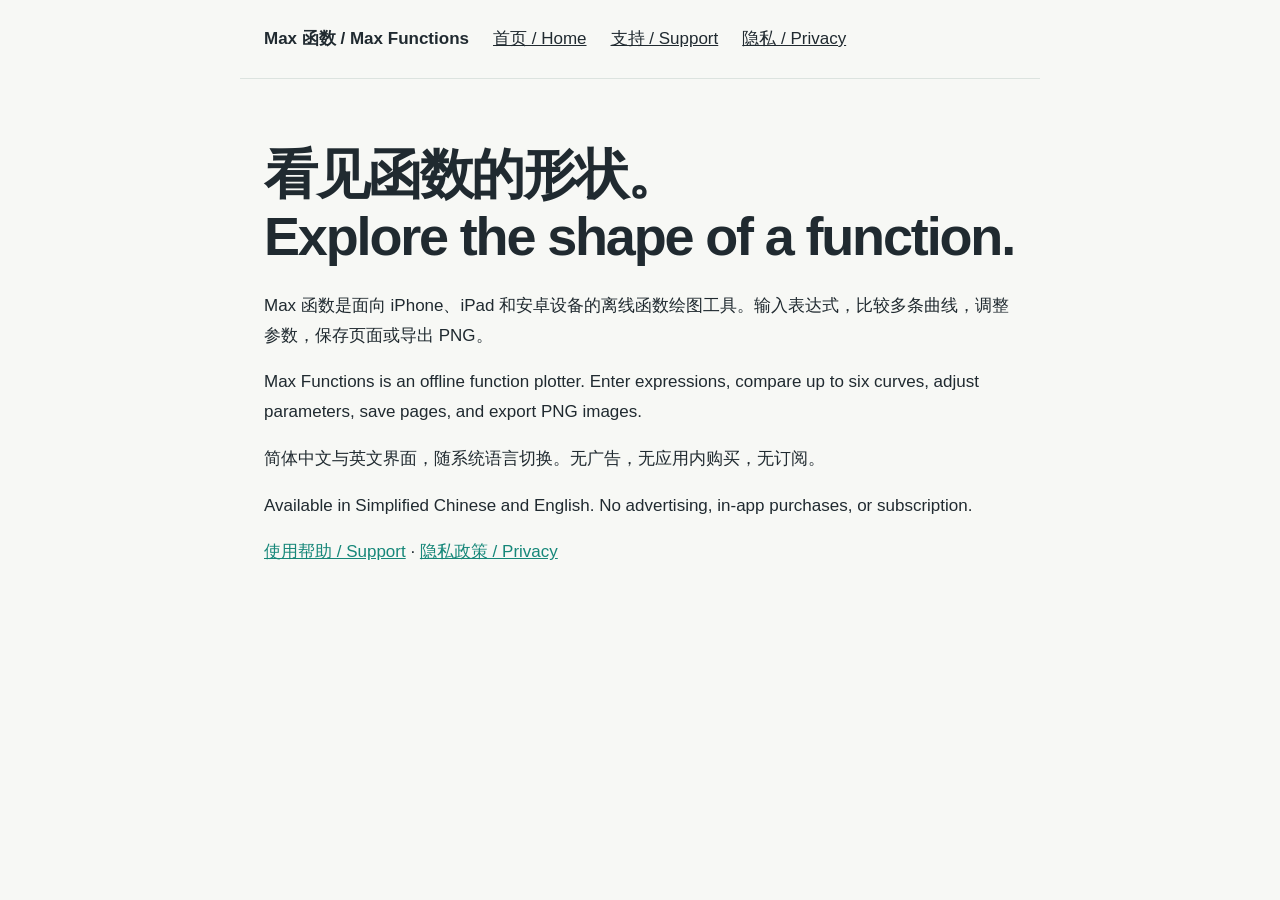
<file: index.html>
<!doctype html><html lang="zh-Hans"><meta charset="utf-8"><meta name="viewport" content="width=device-width,initial-scale=1"><title>Max 函数 · Max Functions</title><link rel="stylesheet" href="style.css"><header><strong>Max 函数 / Max Functions</strong><a href="index.html">首页 / Home</a><a href="support.html">支持 / Support</a><a href="privacy.html">隐私 / Privacy</a></header><main><h1>看见函数的形状。<br>Explore the shape of a function.</h1>
<p>Max 函数是面向 iPhone、iPad 和安卓设备的离线函数绘图工具。输入表达式，比较多条曲线，调整参数，保存页面或导出 PNG。</p>
<p>Max Functions is an offline function plotter. Enter expressions, compare up to six curves, adjust parameters, save pages, and export PNG images.</p>
<p>简体中文与英文界面，随系统语言切换。无广告，无应用内购买，无订阅。</p><p>Available in Simplified Chinese and English. No advertising, in-app purchases, or subscription.</p>
<p><a href="support.html">使用帮助 / Support</a> · <a href="privacy.html">隐私政策 / Privacy</a></p></main></html>
</file>
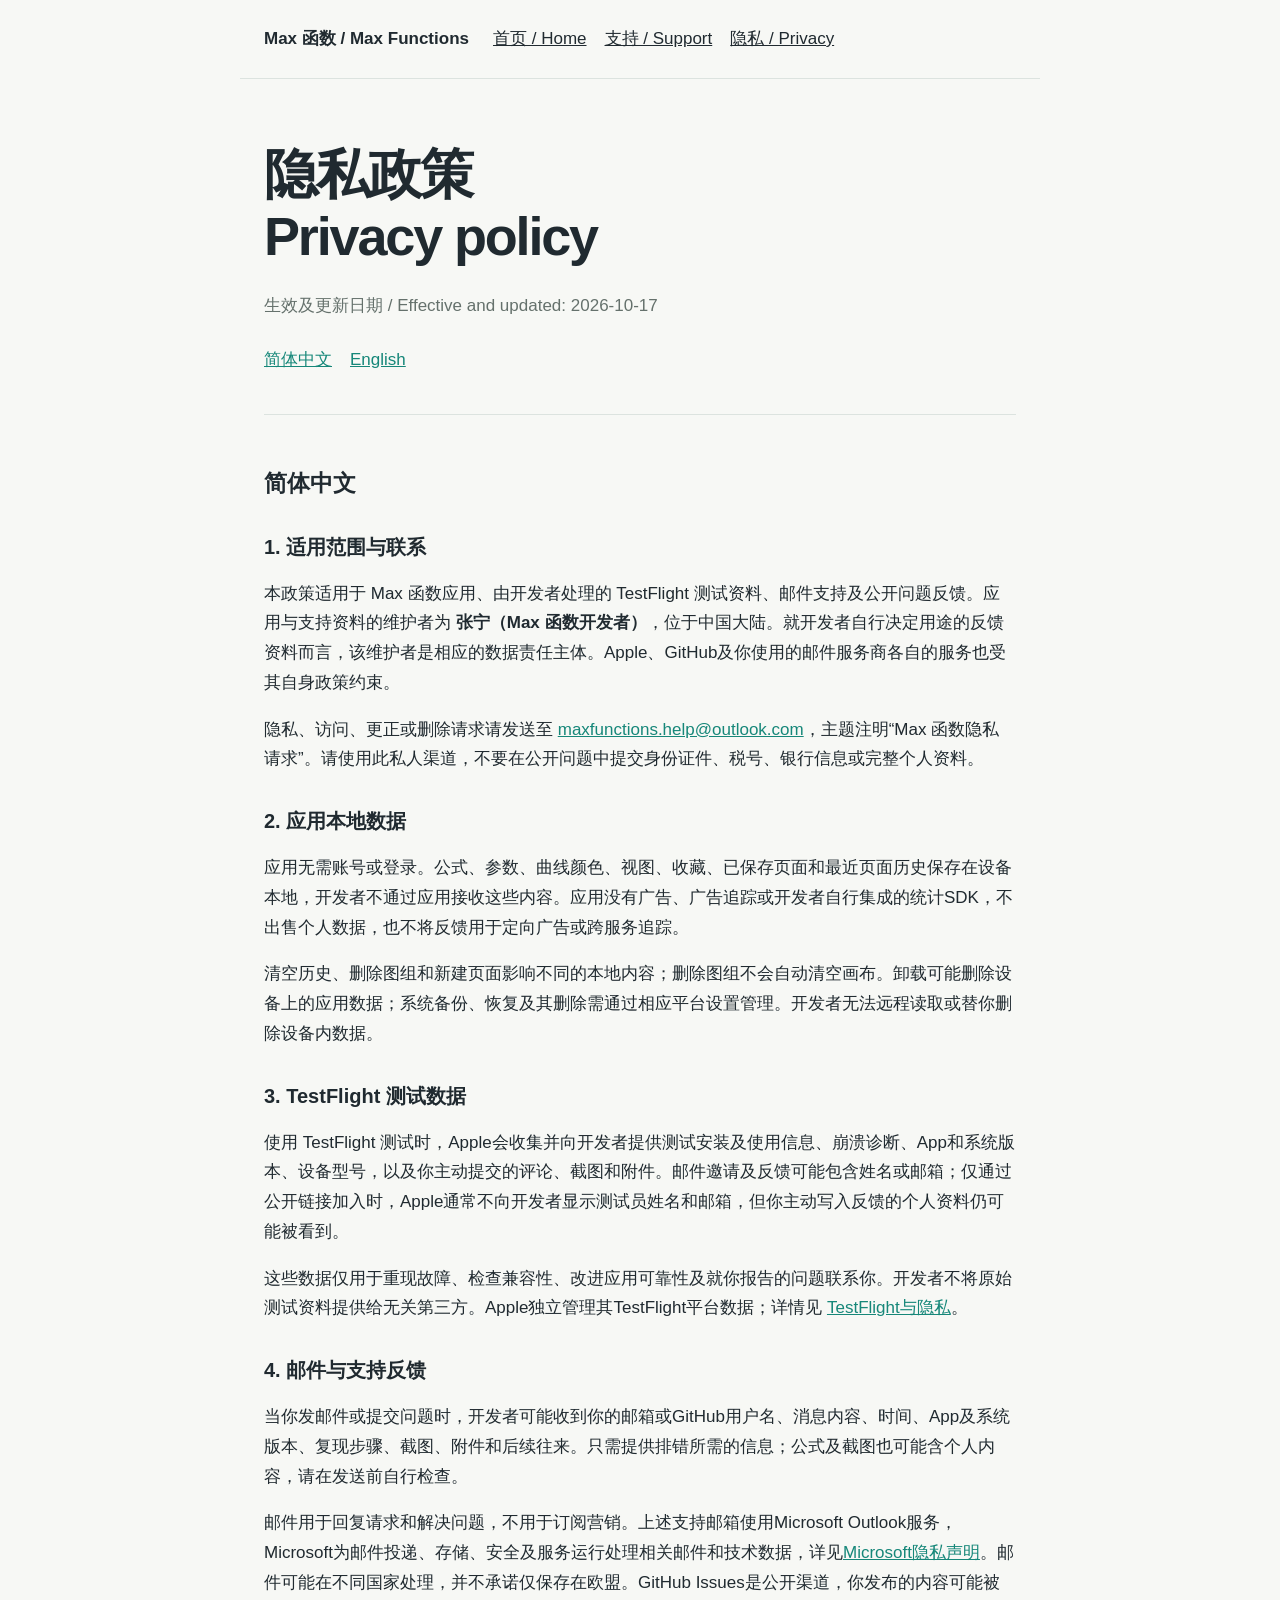
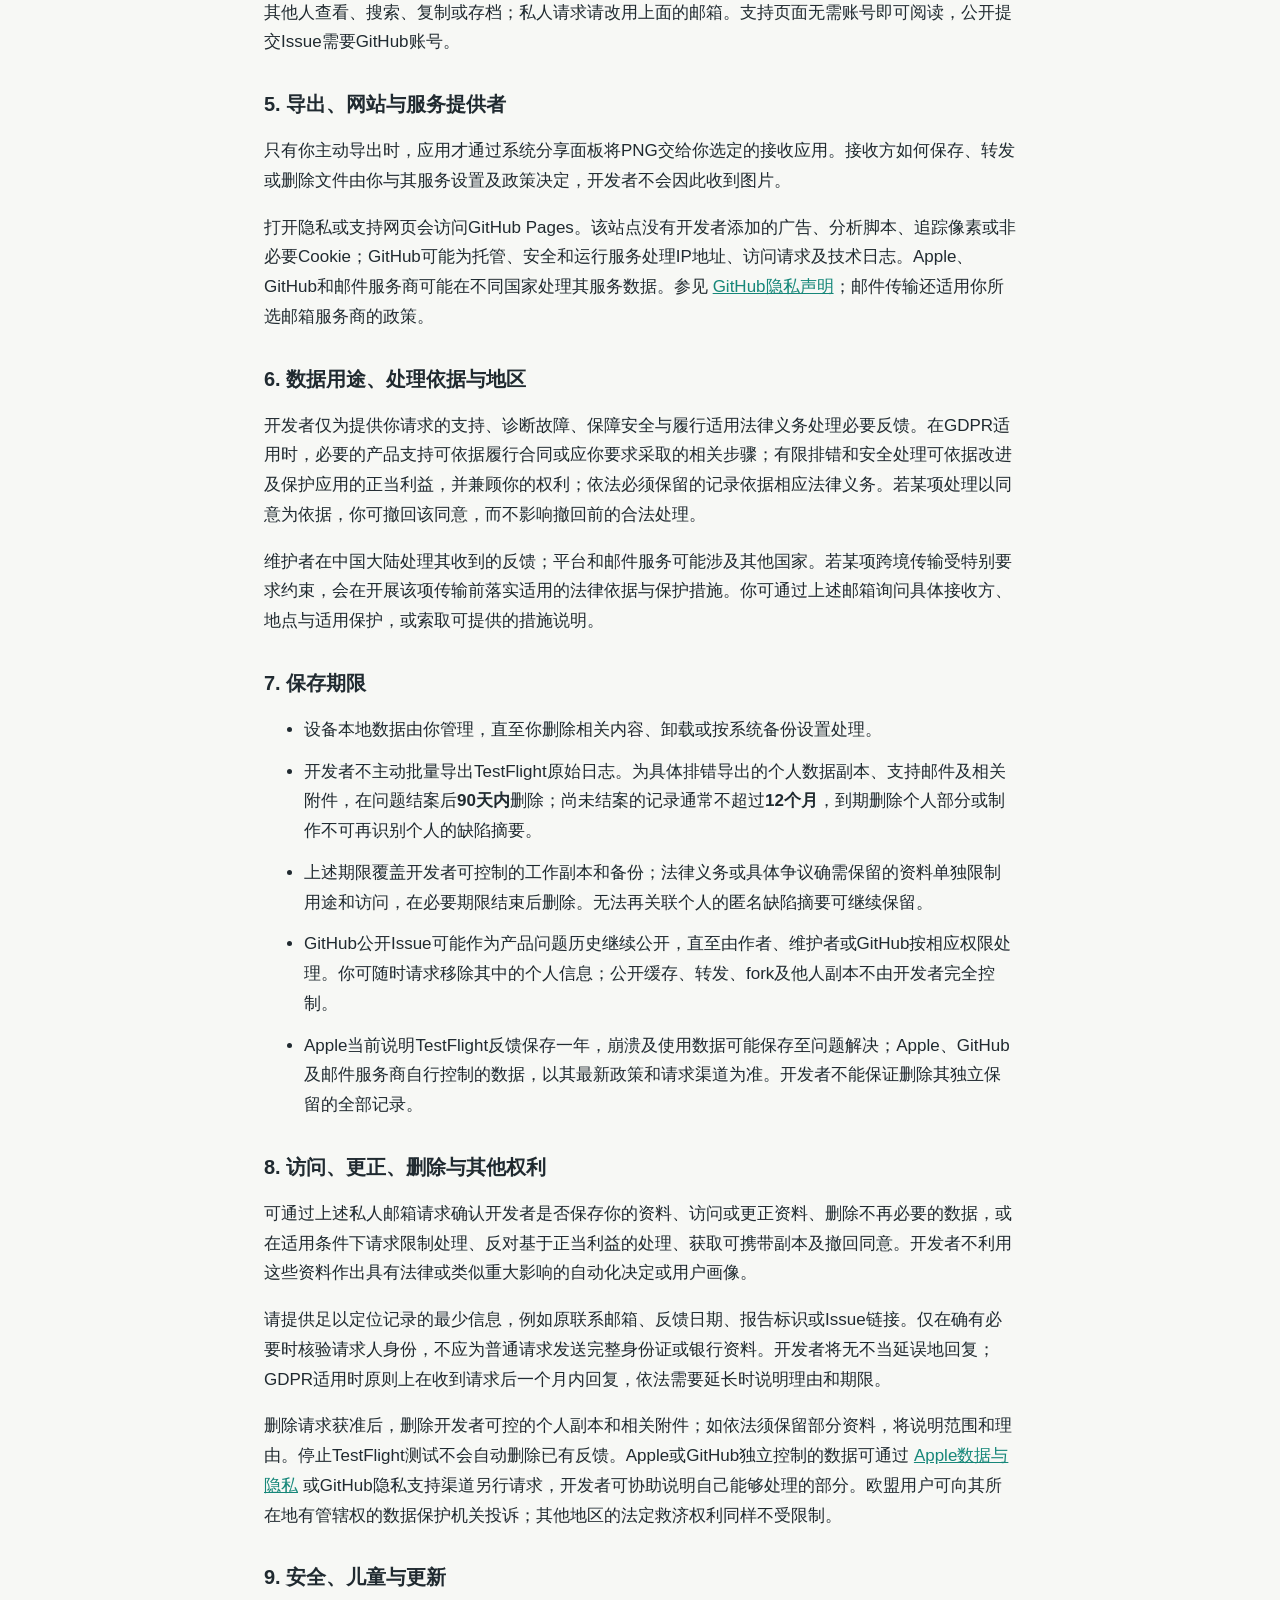
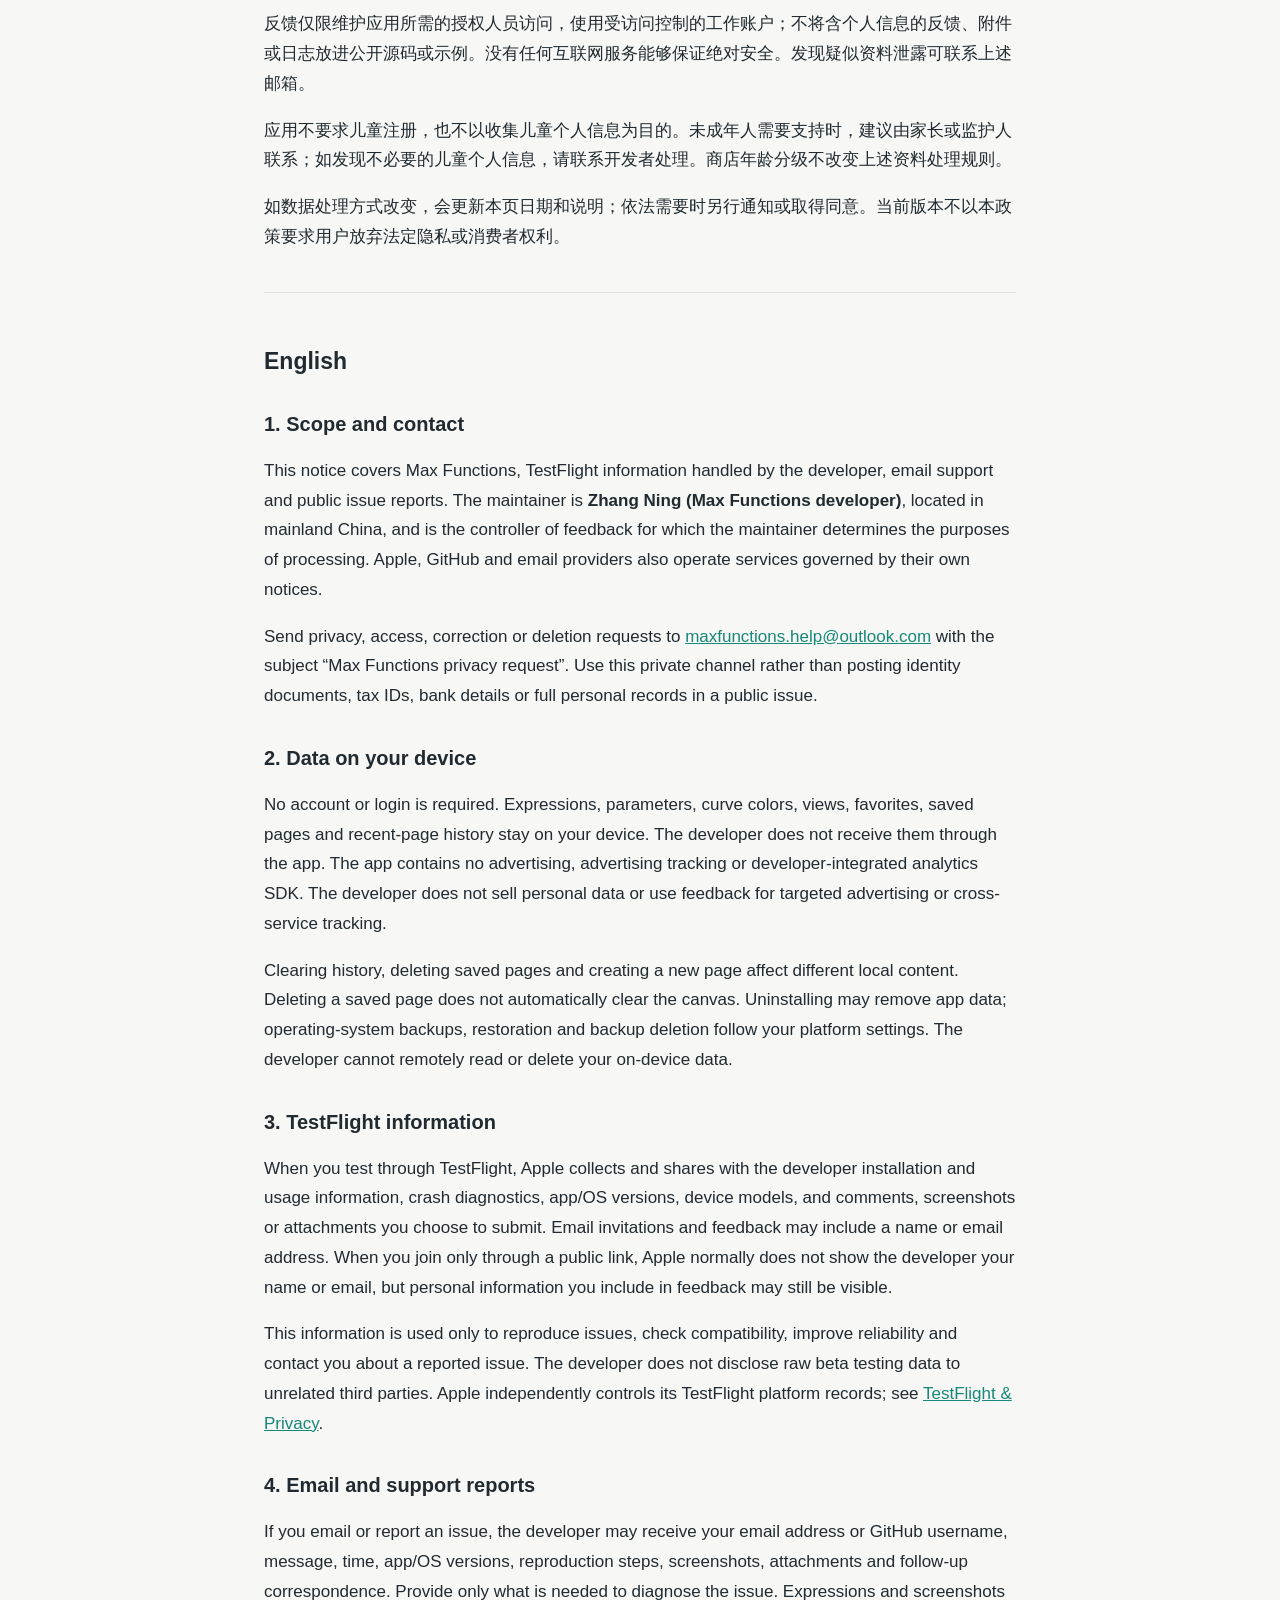
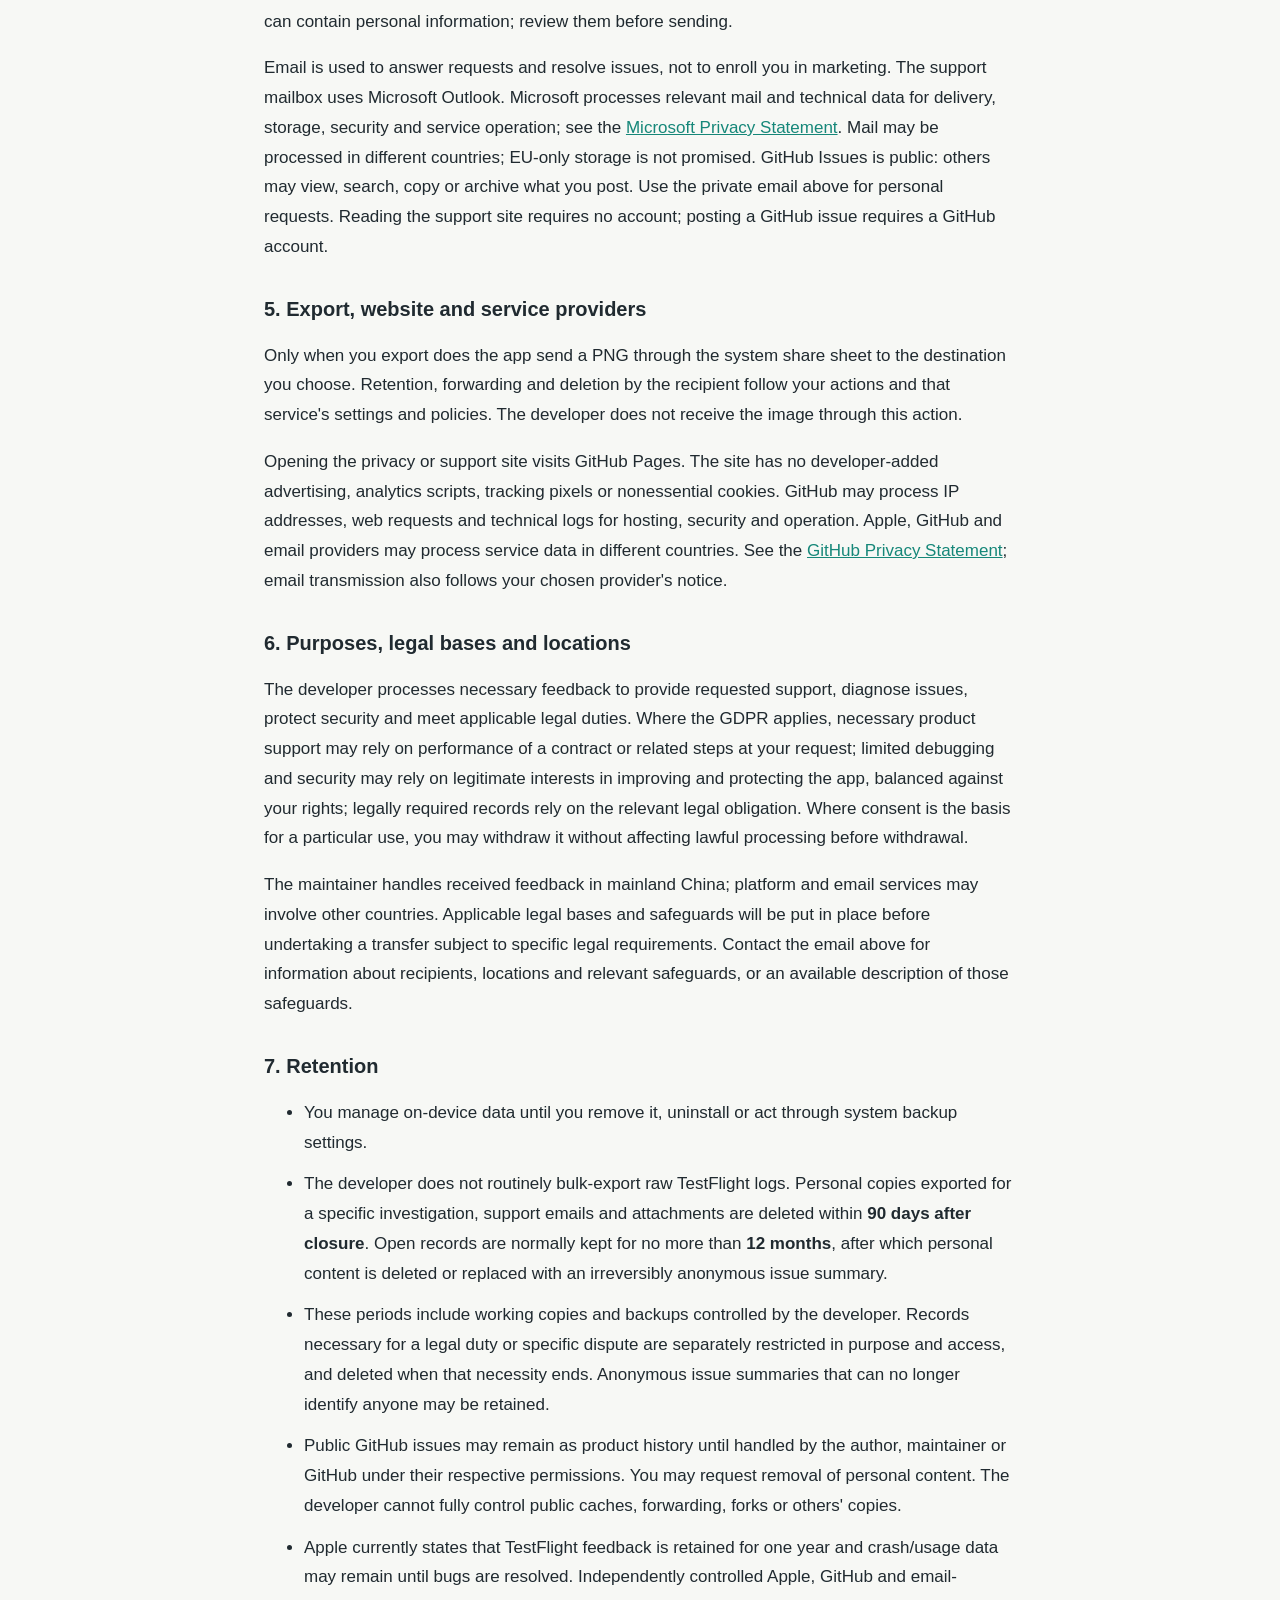
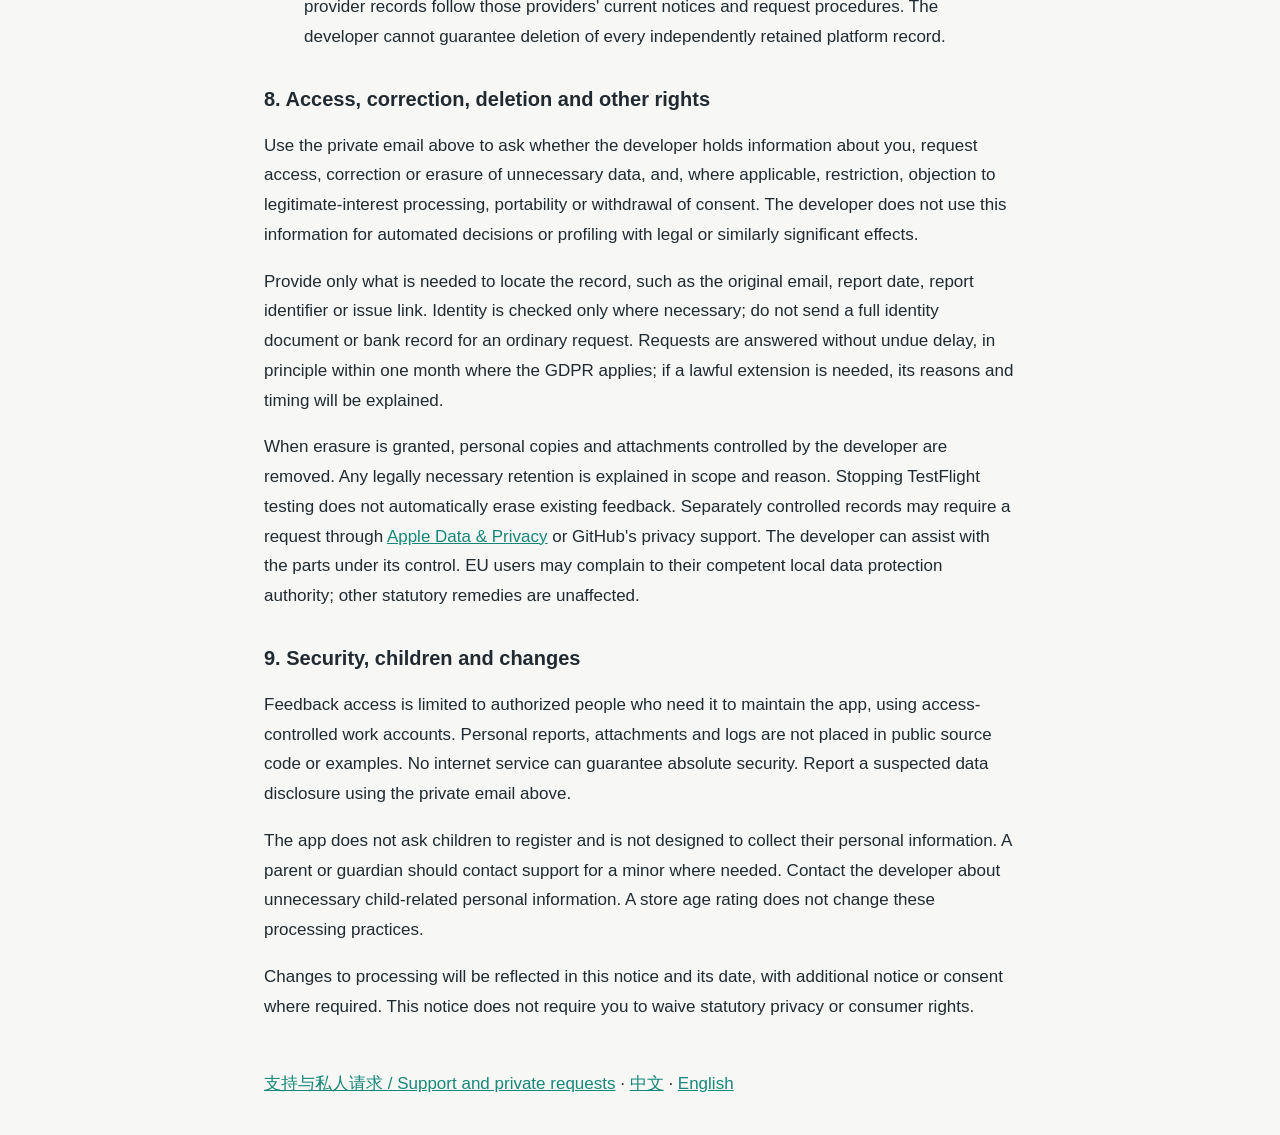
<file: privacy.html>
<!doctype html>
<html lang="zh-Hans">
<head><meta charset="utf-8"><meta name="viewport" content="width=device-width,initial-scale=1">
<meta name="description" content="Max 函数中英文隐私政策：本地数据、TestFlight、邮件与支持反馈的使用、保存和删除。">
<title>隐私政策 · Privacy policy · Max Functions</title><link rel="stylesheet" href="style.css"></head>
<body><header><strong>Max 函数 / Max Functions</strong><nav aria-label="网站导航 / Site navigation">
<a href="index.html">首页 / Home</a><a href="support.html">支持 / Support</a><a href="privacy.html" aria-current="page">隐私 / Privacy</a>
</nav></header><main>
<h1>隐私政策<br>Privacy policy</h1><p class="meta">生效及更新日期 / Effective and updated: <time datetime="2026-10-17">2026-10-17</time></p>

<nav class="language-nav" aria-label="政策语言 / Policy language"><a href="#zh">简体中文</a><a href="#en" lang="en">English</a></nav>
<section id="zh" lang="zh-Hans" aria-labelledby="zh-title"><h2 id="zh-title">简体中文</h2>
<h3>1. 适用范围与联系</h3>
<p>本政策适用于 Max 函数应用、由开发者处理的 TestFlight 测试资料、邮件支持及公开问题反馈。应用与支持资料的维护者为 <strong>张宁（Max 函数开发者）</strong>，位于中国大陆。就开发者自行决定用途的反馈资料而言，该维护者是相应的数据责任主体。Apple、GitHub及你使用的邮件服务商各自的服务也受其自身政策约束。</p>
<p>隐私、访问、更正或删除请求请发送至 <a href="mailto:maxfunctions.help@outlook.com">maxfunctions.help@outlook.com</a>，主题注明“Max 函数隐私请求”。请使用此私人渠道，不要在公开问题中提交身份证件、税号、银行信息或完整个人资料。</p>
<h3>2. 应用本地数据</h3>
<p>应用无需账号或登录。公式、参数、曲线颜色、视图、收藏、已保存页面和最近页面历史保存在设备本地，开发者不通过应用接收这些内容。应用没有广告、广告追踪或开发者自行集成的统计SDK，不出售个人数据，也不将反馈用于定向广告或跨服务追踪。</p>
<p>清空历史、删除图组和新建页面影响不同的本地内容；删除图组不会自动清空画布。卸载可能删除设备上的应用数据；系统备份、恢复及其删除需通过相应平台设置管理。开发者无法远程读取或替你删除设备内数据。</p>
<h3>3. TestFlight 测试数据</h3>
<p>使用 TestFlight 测试时，Apple会收集并向开发者提供测试安装及使用信息、崩溃诊断、App和系统版本、设备型号，以及你主动提交的评论、截图和附件。邮件邀请及反馈可能包含姓名或邮箱；仅通过公开链接加入时，Apple通常不向开发者显示测试员姓名和邮箱，但你主动写入反馈的个人资料仍可能被看到。</p>
<p>这些数据仅用于重现故障、检查兼容性、改进应用可靠性及就你报告的问题联系你。开发者不将原始测试资料提供给无关第三方。Apple独立管理其TestFlight平台数据；详情见 <a href="https://www.apple.com/legal/privacy/data/en/test-flight/">TestFlight与隐私</a>。</p>
<h3>4. 邮件与支持反馈</h3>
<p>当你发邮件或提交问题时，开发者可能收到你的邮箱或GitHub用户名、消息内容、时间、App及系统版本、复现步骤、截图、附件和后续往来。只需提供排错所需的信息；公式及截图也可能含个人内容，请在发送前自行检查。</p>
<p>邮件用于回复请求和解决问题，不用于订阅营销。上述支持邮箱使用Microsoft Outlook服务，Microsoft为邮件投递、存储、安全及服务运行处理相关邮件和技术数据，详见<a href="https://www.microsoft.com/en-us/privacy/privacystatement">Microsoft隐私声明</a>。邮件可能在不同国家处理，并不承诺仅保存在欧盟。GitHub Issues是公开渠道，你发布的内容可能被其他人查看、搜索、复制或存档；私人请求请改用上面的邮箱。支持页面无需账号即可阅读，公开提交Issue需要GitHub账号。</p>
<h3>5. 导出、网站与服务提供者</h3>
<p>只有你主动导出时，应用才通过系统分享面板将PNG交给你选定的接收应用。接收方如何保存、转发或删除文件由你与其服务设置及政策决定，开发者不会因此收到图片。</p>
<p>打开隐私或支持网页会访问GitHub Pages。该站点没有开发者添加的广告、分析脚本、追踪像素或非必要Cookie；GitHub可能为托管、安全和运行服务处理IP地址、访问请求及技术日志。Apple、GitHub和邮件服务商可能在不同国家处理其服务数据。参见 <a href="https://docs.github.com/en/site-policy/privacy-policies/github-general-privacy-statement">GitHub隐私声明</a>；邮件传输还适用你所选邮箱服务商的政策。</p>
<h3>6. 数据用途、处理依据与地区</h3>
<p>开发者仅为提供你请求的支持、诊断故障、保障安全与履行适用法律义务处理必要反馈。在GDPR适用时，必要的产品支持可依据履行合同或应你要求采取的相关步骤；有限排错和安全处理可依据改进及保护应用的正当利益，并兼顾你的权利；依法必须保留的记录依据相应法律义务。若某项处理以同意为依据，你可撤回该同意，而不影响撤回前的合法处理。</p>
<p>维护者在中国大陆处理其收到的反馈；平台和邮件服务可能涉及其他国家。若某项跨境传输受特别要求约束，会在开展该项传输前落实适用的法律依据与保护措施。你可通过上述邮箱询问具体接收方、地点与适用保护，或索取可提供的措施说明。</p>
<h3>7. 保存期限</h3>
<ul><li>设备本地数据由你管理，直至你删除相关内容、卸载或按系统备份设置处理。</li>
<li>开发者不主动批量导出TestFlight原始日志。为具体排错导出的个人数据副本、支持邮件及相关附件，在问题结案后<strong>90天内</strong>删除；尚未结案的记录通常不超过<strong>12个月</strong>，到期删除个人部分或制作不可再识别个人的缺陷摘要。</li>
<li>上述期限覆盖开发者可控制的工作副本和备份；法律义务或具体争议确需保留的资料单独限制用途和访问，在必要期限结束后删除。无法再关联个人的匿名缺陷摘要可继续保留。</li>
<li>GitHub公开Issue可能作为产品问题历史继续公开，直至由作者、维护者或GitHub按相应权限处理。你可随时请求移除其中的个人信息；公开缓存、转发、fork及他人副本不由开发者完全控制。</li>
<li>Apple当前说明TestFlight反馈保存一年，崩溃及使用数据可能保存至问题解决；Apple、GitHub及邮件服务商自行控制的数据，以其最新政策和请求渠道为准。开发者不能保证删除其独立保留的全部记录。</li></ul>
<h3>8. 访问、更正、删除与其他权利</h3>
<p>可通过上述私人邮箱请求确认开发者是否保存你的资料、访问或更正资料、删除不再必要的数据，或在适用条件下请求限制处理、反对基于正当利益的处理、获取可携带副本及撤回同意。开发者不利用这些资料作出具有法律或类似重大影响的自动化决定或用户画像。</p>
<p>请提供足以定位记录的最少信息，例如原联系邮箱、反馈日期、报告标识或Issue链接。仅在确有必要时核验请求人身份，不应为普通请求发送完整身份证或银行资料。开发者将无不当延误地回复；GDPR适用时原则上在收到请求后一个月内回复，依法需要延长时说明理由和期限。</p>
<p>删除请求获准后，删除开发者可控的个人副本和相关附件；如依法须保留部分资料，将说明范围和理由。停止TestFlight测试不会自动删除已有反馈。Apple或GitHub独立控制的数据可通过 <a href="https://privacy.apple.com/">Apple数据与隐私</a> 或GitHub隐私支持渠道另行请求，开发者可协助说明自己能够处理的部分。欧盟用户可向其所在地有管辖权的数据保护机关投诉；其他地区的法定救济权利同样不受限制。</p>
<h3>9. 安全、儿童与更新</h3>
<p>反馈仅限维护应用所需的授权人员访问，使用受访问控制的工作账户；不将含个人信息的反馈、附件或日志放进公开源码或示例。没有任何互联网服务能够保证绝对安全。发现疑似资料泄露可联系上述邮箱。</p>
<p>应用不要求儿童注册，也不以收集儿童个人信息为目的。未成年人需要支持时，建议由家长或监护人联系；如发现不必要的儿童个人信息，请联系开发者处理。商店年龄分级不改变上述资料处理规则。</p>
<p>如数据处理方式改变，会更新本页日期和说明；依法需要时另行通知或取得同意。当前版本不以本政策要求用户放弃法定隐私或消费者权利。</p>
</section>
<section id="en" lang="en" aria-labelledby="en-title"><h2 id="en-title">English</h2>
<h3>1. Scope and contact</h3>
<p>This notice covers Max Functions, TestFlight information handled by the developer, email support and public issue reports. The maintainer is <strong>Zhang Ning (Max Functions developer)</strong>, located in mainland China, and is the controller of feedback for which the maintainer determines the purposes of processing. Apple, GitHub and email providers also operate services governed by their own notices.</p>
<p>Send privacy, access, correction or deletion requests to <a href="mailto:maxfunctions.help@outlook.com">maxfunctions.help@outlook.com</a> with the subject “Max Functions privacy request”. Use this private channel rather than posting identity documents, tax IDs, bank details or full personal records in a public issue.</p>
<h3>2. Data on your device</h3>
<p>No account or login is required. Expressions, parameters, curve colors, views, favorites, saved pages and recent-page history stay on your device. The developer does not receive them through the app. The app contains no advertising, advertising tracking or developer-integrated analytics SDK. The developer does not sell personal data or use feedback for targeted advertising or cross-service tracking.</p>
<p>Clearing history, deleting saved pages and creating a new page affect different local content. Deleting a saved page does not automatically clear the canvas. Uninstalling may remove app data; operating-system backups, restoration and backup deletion follow your platform settings. The developer cannot remotely read or delete your on-device data.</p>
<h3>3. TestFlight information</h3>
<p>When you test through TestFlight, Apple collects and shares with the developer installation and usage information, crash diagnostics, app/OS versions, device models, and comments, screenshots or attachments you choose to submit. Email invitations and feedback may include a name or email address. When you join only through a public link, Apple normally does not show the developer your name or email, but personal information you include in feedback may still be visible.</p>
<p>This information is used only to reproduce issues, check compatibility, improve reliability and contact you about a reported issue. The developer does not disclose raw beta testing data to unrelated third parties. Apple independently controls its TestFlight platform records; see <a href="https://www.apple.com/legal/privacy/data/en/test-flight/">TestFlight &amp; Privacy</a>.</p>
<h3>4. Email and support reports</h3>
<p>If you email or report an issue, the developer may receive your email address or GitHub username, message, time, app/OS versions, reproduction steps, screenshots, attachments and follow-up correspondence. Provide only what is needed to diagnose the issue. Expressions and screenshots can contain personal information; review them before sending.</p>
<p>Email is used to answer requests and resolve issues, not to enroll you in marketing. The support mailbox uses Microsoft Outlook. Microsoft processes relevant mail and technical data for delivery, storage, security and service operation; see the <a href="https://www.microsoft.com/en-us/privacy/privacystatement">Microsoft Privacy Statement</a>. Mail may be processed in different countries; EU-only storage is not promised. GitHub Issues is public: others may view, search, copy or archive what you post. Use the private email above for personal requests. Reading the support site requires no account; posting a GitHub issue requires a GitHub account.</p>
<h3>5. Export, website and service providers</h3>
<p>Only when you export does the app send a PNG through the system share sheet to the destination you choose. Retention, forwarding and deletion by the recipient follow your actions and that service's settings and policies. The developer does not receive the image through this action.</p>
<p>Opening the privacy or support site visits GitHub Pages. The site has no developer-added advertising, analytics scripts, tracking pixels or nonessential cookies. GitHub may process IP addresses, web requests and technical logs for hosting, security and operation. Apple, GitHub and email providers may process service data in different countries. See the <a href="https://docs.github.com/en/site-policy/privacy-policies/github-general-privacy-statement">GitHub Privacy Statement</a>; email transmission also follows your chosen provider's notice.</p>
<h3>6. Purposes, legal bases and locations</h3>
<p>The developer processes necessary feedback to provide requested support, diagnose issues, protect security and meet applicable legal duties. Where the GDPR applies, necessary product support may rely on performance of a contract or related steps at your request; limited debugging and security may rely on legitimate interests in improving and protecting the app, balanced against your rights; legally required records rely on the relevant legal obligation. Where consent is the basis for a particular use, you may withdraw it without affecting lawful processing before withdrawal.</p>
<p>The maintainer handles received feedback in mainland China; platform and email services may involve other countries. Applicable legal bases and safeguards will be put in place before undertaking a transfer subject to specific legal requirements. Contact the email above for information about recipients, locations and relevant safeguards, or an available description of those safeguards.</p>
<h3>7. Retention</h3>
<ul><li>You manage on-device data until you remove it, uninstall or act through system backup settings.</li>
<li>The developer does not routinely bulk-export raw TestFlight logs. Personal copies exported for a specific investigation, support emails and attachments are deleted within <strong>90 days after closure</strong>. Open records are normally kept for no more than <strong>12 months</strong>, after which personal content is deleted or replaced with an irreversibly anonymous issue summary.</li>
<li>These periods include working copies and backups controlled by the developer. Records necessary for a legal duty or specific dispute are separately restricted in purpose and access, and deleted when that necessity ends. Anonymous issue summaries that can no longer identify anyone may be retained.</li>
<li>Public GitHub issues may remain as product history until handled by the author, maintainer or GitHub under their respective permissions. You may request removal of personal content. The developer cannot fully control public caches, forwarding, forks or others' copies.</li>
<li>Apple currently states that TestFlight feedback is retained for one year and crash/usage data may remain until bugs are resolved. Independently controlled Apple, GitHub and email-provider records follow those providers' current notices and request procedures. The developer cannot guarantee deletion of every independently retained platform record.</li></ul>
<h3>8. Access, correction, deletion and other rights</h3>
<p>Use the private email above to ask whether the developer holds information about you, request access, correction or erasure of unnecessary data, and, where applicable, restriction, objection to legitimate-interest processing, portability or withdrawal of consent. The developer does not use this information for automated decisions or profiling with legal or similarly significant effects.</p>
<p>Provide only what is needed to locate the record, such as the original email, report date, report identifier or issue link. Identity is checked only where necessary; do not send a full identity document or bank record for an ordinary request. Requests are answered without undue delay, in principle within one month where the GDPR applies; if a lawful extension is needed, its reasons and timing will be explained.</p>
<p>When erasure is granted, personal copies and attachments controlled by the developer are removed. Any legally necessary retention is explained in scope and reason. Stopping TestFlight testing does not automatically erase existing feedback. Separately controlled records may require a request through <a href="https://privacy.apple.com/">Apple Data &amp; Privacy</a> or GitHub's privacy support. The developer can assist with the parts under its control. EU users may complain to their competent local data protection authority; other statutory remedies are unaffected.</p>
<h3>9. Security, children and changes</h3>
<p>Feedback access is limited to authorized people who need it to maintain the app, using access-controlled work accounts. Personal reports, attachments and logs are not placed in public source code or examples. No internet service can guarantee absolute security. Report a suspected data disclosure using the private email above.</p>
<p>The app does not ask children to register and is not designed to collect their personal information. A parent or guardian should contact support for a minor where needed. Contact the developer about unnecessary child-related personal information. A store age rating does not change these processing practices.</p>
<p>Changes to processing will be reflected in this notice and its date, with additional notice or consent where required. This notice does not require you to waive statutory privacy or consumer rights.</p>
</section><footer><a href="support.html">支持与私人请求 / Support and private requests</a> · <a href="#zh">中文</a> · <a href="#en" lang="en">English</a></footer>
</main></body></html>
</file>
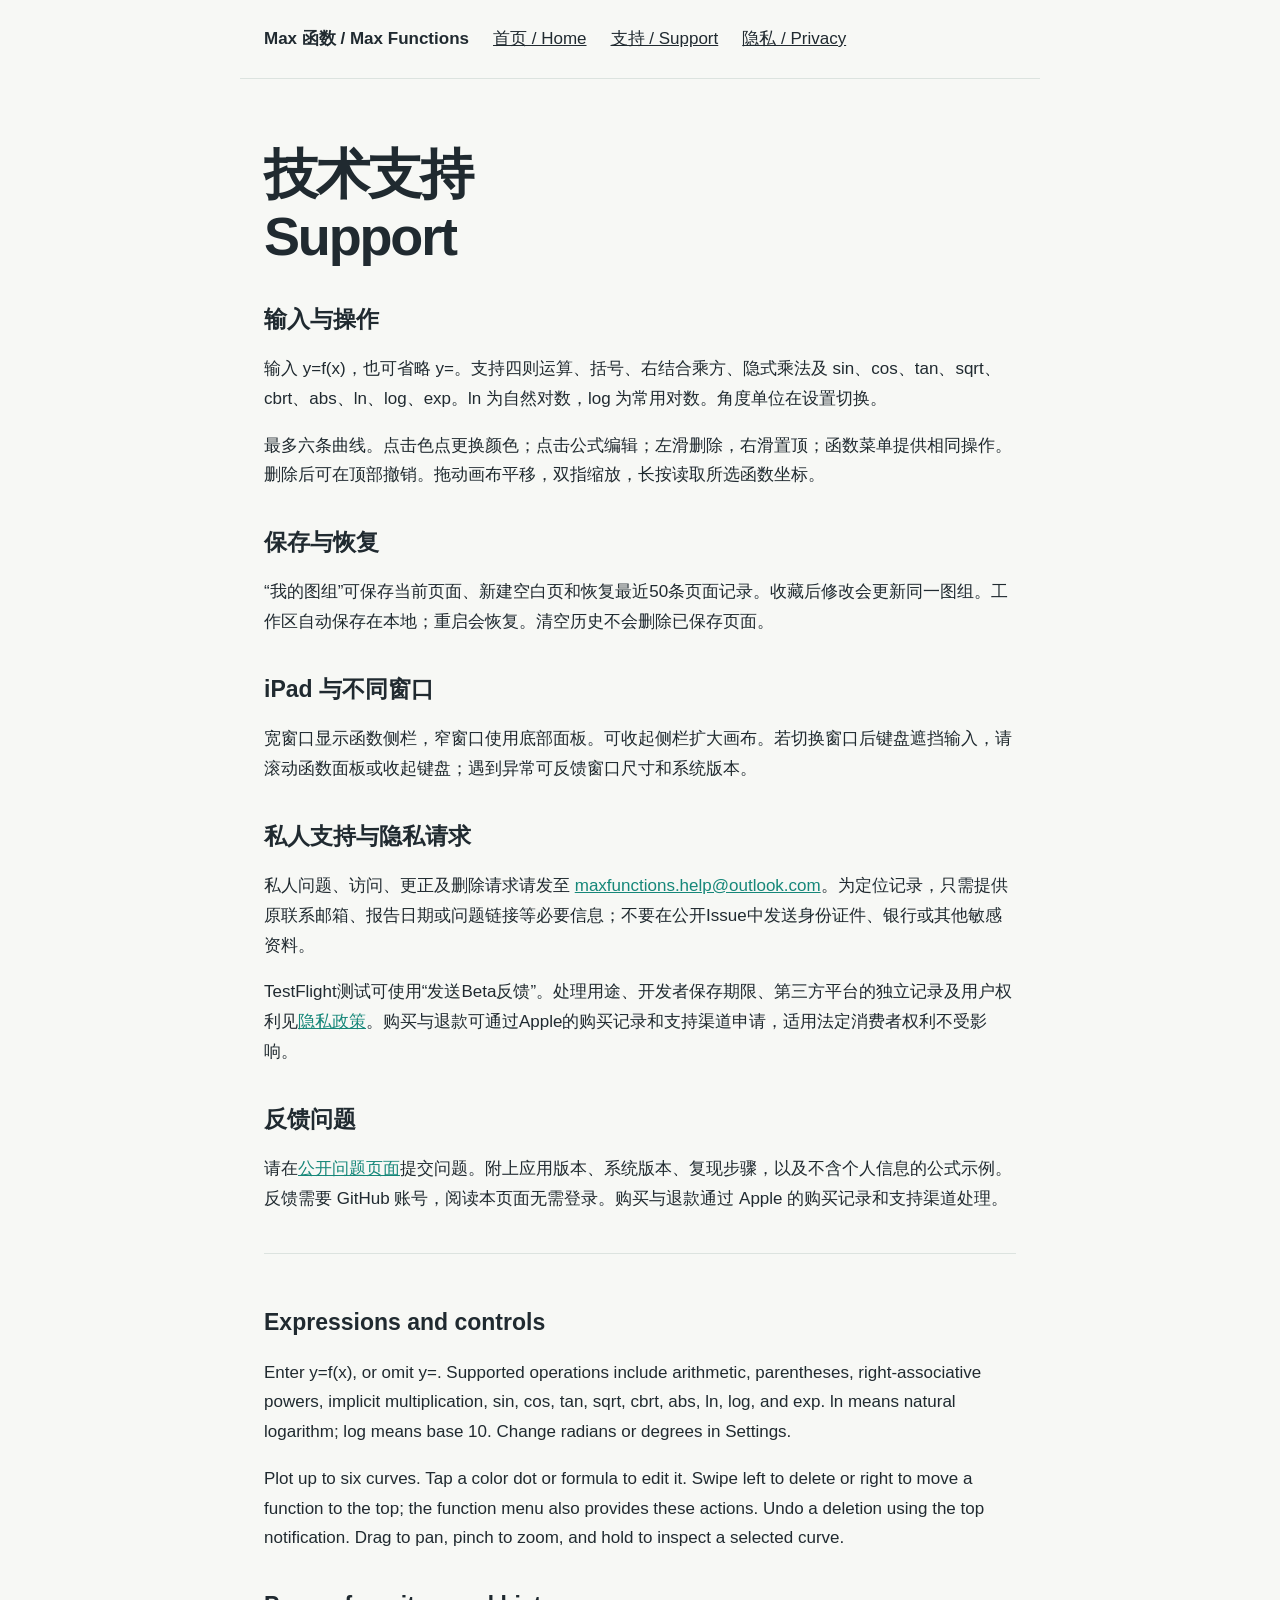
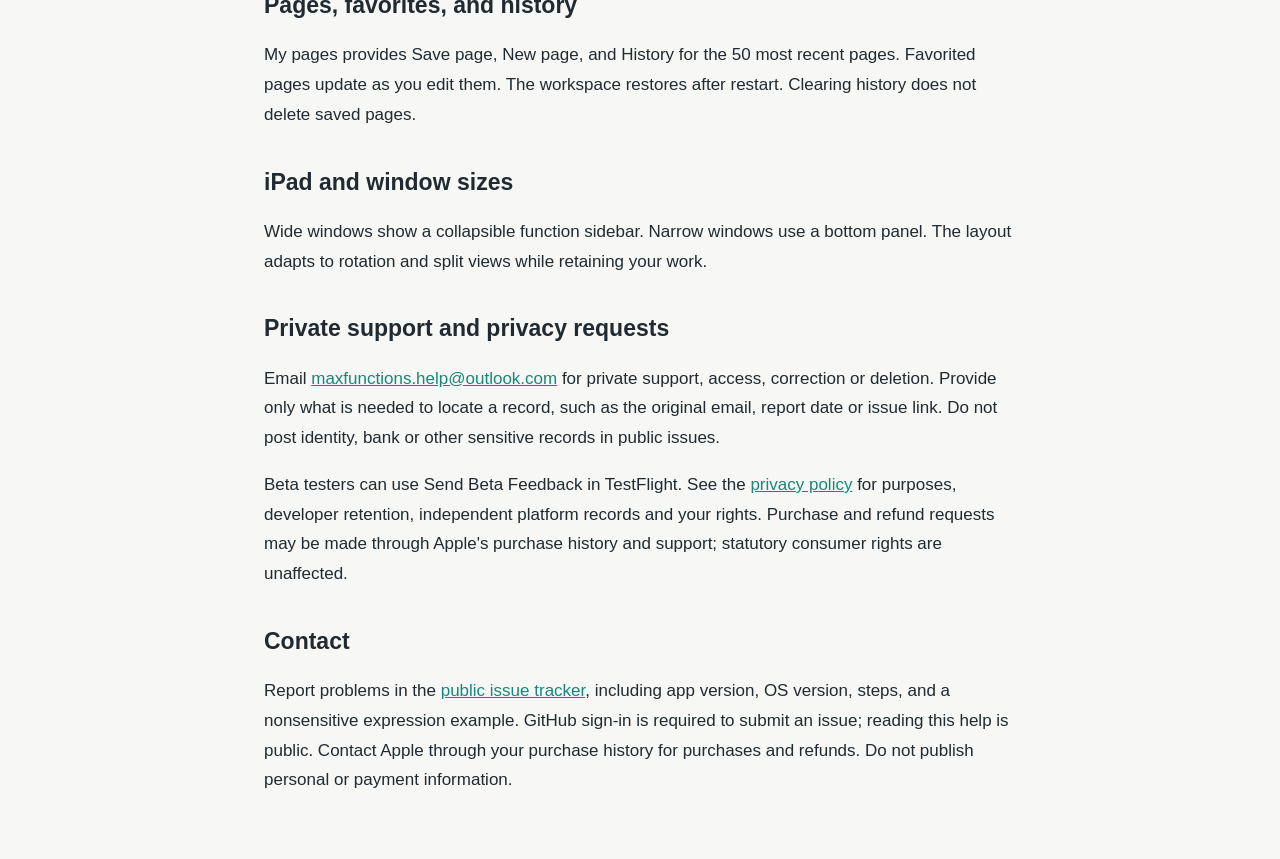
<file: support.html>
<!doctype html><html lang="zh-Hans"><meta charset="utf-8"><meta name="viewport" content="width=device-width,initial-scale=1"><title>技术支持 · Support</title><link rel="stylesheet" href="style.css"><header><strong>Max 函数 / Max Functions</strong><a href="index.html">首页 / Home</a><a href="support.html">支持 / Support</a><a href="privacy.html">隐私 / Privacy</a></header><main><h1>技术支持<br>Support</h1>
<h2>输入与操作</h2><p>输入 y=f(x)，也可省略 y=。支持四则运算、括号、右结合乘方、隐式乘法及 sin、cos、tan、sqrt、cbrt、abs、ln、log、exp。ln 为自然对数，log 为常用对数。角度单位在设置切换。</p>
<p>最多六条曲线。点击色点更换颜色；点击公式编辑；左滑删除，右滑置顶；函数菜单提供相同操作。删除后可在顶部撤销。拖动画布平移，双指缩放，长按读取所选函数坐标。</p>
<h2>保存与恢复</h2><p>“我的图组”可保存当前页面、新建空白页和恢复最近50条页面记录。收藏后修改会更新同一图组。工作区自动保存在本地；重启会恢复。清空历史不会删除已保存页面。</p>
<h2>iPad 与不同窗口</h2><p>宽窗口显示函数侧栏，窄窗口使用底部面板。可收起侧栏扩大画布。若切换窗口后键盘遮挡输入，请滚动函数面板或收起键盘；遇到异常可反馈窗口尺寸和系统版本。</p>
<!-- privacy-contact-zh-start --><h2 id="privacy-requests">私人支持与隐私请求</h2>
<p>私人问题、访问、更正及删除请求请发至 <a href="mailto:maxfunctions.help@outlook.com">maxfunctions.help@outlook.com</a>。为定位记录，只需提供原联系邮箱、报告日期或问题链接等必要信息；不要在公开Issue中发送身份证件、银行或其他敏感资料。</p>
<p>TestFlight测试可使用“发送Beta反馈”。处理用途、开发者保存期限、第三方平台的独立记录及用户权利见<a href="privacy.html#zh">隐私政策</a>。购买与退款可通过Apple的购买记录和支持渠道申请，适用法定消费者权利不受影响。</p><!-- privacy-contact-zh-end --><h2>反馈问题</h2><p>请在<a href="https://github.com/NING-GEMINI/max-functions-support/issues">公开问题页面</a>提交问题。附上应用版本、系统版本、复现步骤，以及不含个人信息的公式示例。反馈需要 GitHub 账号，阅读本页面无需登录。购买与退款通过 Apple 的购买记录和支持渠道处理。</p>
<section lang="en"><h2>Expressions and controls</h2><p>Enter y=f(x), or omit y=. Supported operations include arithmetic, parentheses, right-associative powers, implicit multiplication, sin, cos, tan, sqrt, cbrt, abs, ln, log, and exp. ln means natural logarithm; log means base 10. Change radians or degrees in Settings.</p>
<p>Plot up to six curves. Tap a color dot or formula to edit it. Swipe left to delete or right to move a function to the top; the function menu also provides these actions. Undo a deletion using the top notification. Drag to pan, pinch to zoom, and hold to inspect a selected curve.</p>
<h2>Pages, favorites, and history</h2><p>My pages provides Save page, New page, and History for the 50 most recent pages. Favorited pages update as you edit them. The workspace restores after restart. Clearing history does not delete saved pages.</p>
<h2>iPad and window sizes</h2><p>Wide windows show a collapsible function sidebar. Narrow windows use a bottom panel. The layout adapts to rotation and split views while retaining your work.</p>
<!-- privacy-contact-en-start --><h2 id="privacy-requests-en">Private support and privacy requests</h2>
<p>Email <a href="mailto:maxfunctions.help@outlook.com">maxfunctions.help@outlook.com</a> for private support, access, correction or deletion. Provide only what is needed to locate a record, such as the original email, report date or issue link. Do not post identity, bank or other sensitive records in public issues.</p>
<p>Beta testers can use Send Beta Feedback in TestFlight. See the <a href="privacy.html#en">privacy policy</a> for purposes, developer retention, independent platform records and your rights. Purchase and refund requests may be made through Apple's purchase history and support; statutory consumer rights are unaffected.</p><!-- privacy-contact-en-end --><h2>Contact</h2><p>Report problems in the <a href="https://github.com/NING-GEMINI/max-functions-support/issues">public issue tracker</a>, including app version, OS version, steps, and a nonsensitive expression example. GitHub sign-in is required to submit an issue; reading this help is public. Contact Apple through your purchase history for purchases and refunds. Do not publish personal or payment information.</p></section></main></html>
</file>
<file: style.css>
*{box-sizing:border-box}html{color-scheme:light dark;scroll-padding-top:24px}body{margin:0;background:#f7f8f5;color:#202a30;font:17px/1.75 -apple-system,BlinkMacSystemFont,"Segoe UI",sans-serif;overflow-wrap:anywhere}main,header{max-width:800px;margin:auto;padding:24px}header{display:flex;gap:24px;align-items:center;flex-wrap:wrap;border-bottom:1px solid #dce3df}header a{color:inherit}nav{display:flex;gap:18px;flex-wrap:wrap}h1{font-size:clamp(32px,7vw,54px);letter-spacing:-.04em;line-height:1.15;margin:40px 0 24px}h2{font-size:23px;line-height:1.4;margin-top:36px}h3{font-size:20px;line-height:1.5;margin:32px 0 12px}a{color:#168779}a:focus-visible{outline:2px solid currentColor;outline-offset:5px}small,.meta{color:#65716c}section{margin:40px 0;border-top:1px solid #dce3df;padding-top:16px}li+li{margin-top:12px}.language-nav{margin:24px 0}.notice{border:1px solid currentColor;padding:16px}footer{margin:48px 0 12px}img{width:64px;height:64px;border-radius:14px}@media(prefers-color-scheme:dark){body{background:#171d22;color:#e7ecef}small,.meta{color:#b9c2c8}a{color:#77c7ba}section,header{border-color:#354047}}
</file>
